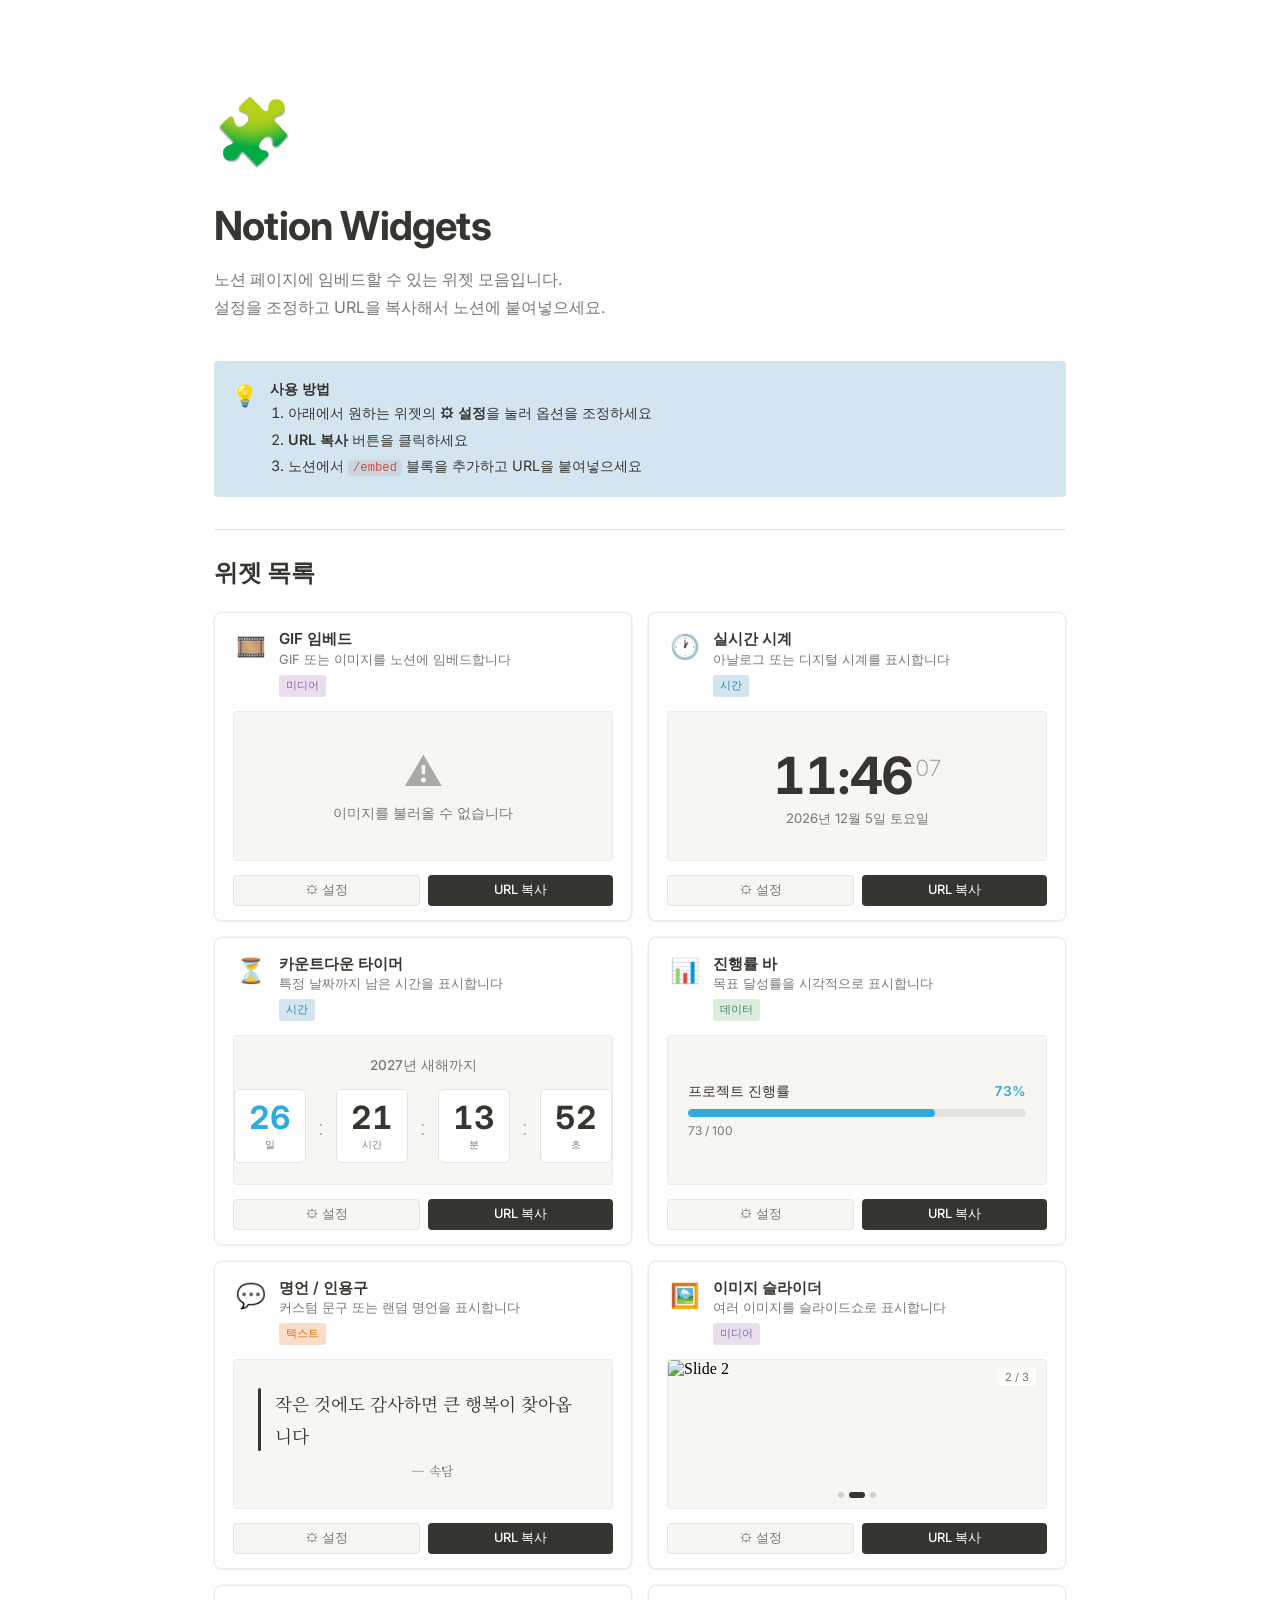
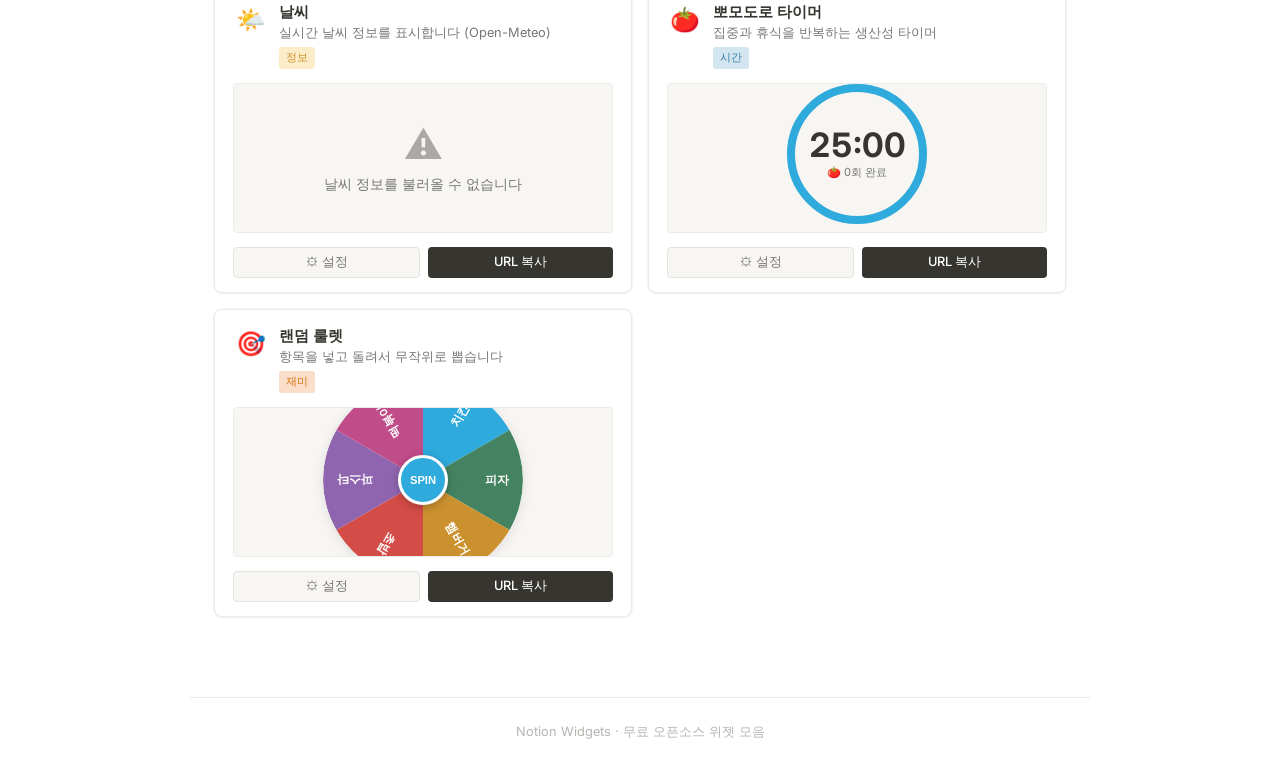
<file: index.html>
<!DOCTYPE html>
<html lang="ko">
<head>
  <meta charset="UTF-8">
  <meta name="viewport" content="width=device-width, initial-scale=1.0">
  <title>Notion Widgets</title>
  <link rel="icon" href="data:image/svg+xml,<svg xmlns='http://www.w3.org/2000/svg' viewBox='0 0 100 100'><text y='.9em' font-size='90'>🧩</text></svg>">
  <link rel="stylesheet" href="css/style.css">
</head>
<body>
  <header class="header">
    <span class="header-emoji">🧩</span>
    <h1>Notion Widgets</h1>
    <p>노션 페이지에 임베드할 수 있는 위젯 모음입니다.<br>설정을 조정하고 URL을 복사해서 노션에 붙여넣으세요.</p>
  </header>

  <div class="callout">
    <div class="callout-box">
      <span class="callout-icon">💡</span>
      <div>
        <strong>사용 방법</strong>
        <ol>
          <li>아래에서 원하는 위젯의 <strong>⚙ 설정</strong>을 눌러 옵션을 조정하세요</li>
          <li><strong>URL 복사</strong> 버튼을 클릭하세요</li>
          <li>노션에서 <code>/embed</code> 블록을 추가하고 URL을 붙여넣으세요</li>
        </ol>
      </div>
    </div>
  </div>

  <div class="divider"><hr></div>
  <h2 class="section-title">위젯 목록</h2>

  <div class="widget-grid" id="widget-grid"></div>

  <div class="toast" id="toast"></div>

  <!-- GIF 갤러리 모달 -->
  <div class="modal-overlay" id="gallery-modal" onclick="if(event.target===this)closeGallery()">
    <div class="modal">
      <div class="modal-header">
        <h3>🎨 GIF 갤러리</h3>
        <button class="modal-close" onclick="closeGallery()">&times;</button>
      </div>
      <div class="modal-chips" id="gallery-categories"></div>
      <div class="modal-results" id="gallery-grid"></div>
      <div class="modal-footer">
        <span class="giphy-credit">더 많은 GIF가 필요하면 → </span>
        <a href="https://giphy.com" target="_blank" class="giphy-link">GIPHY에서 검색</a>
        <span class="giphy-credit"> (URL 복사 후 붙여넣기)</span>
      </div>
    </div>
  </div>

  <footer class="footer">
    Notion Widgets &middot; 무료 오픈소스 위젯 모음
  </footer>

  <script src="js/main.js"></script>
</body>
</html>
</file>
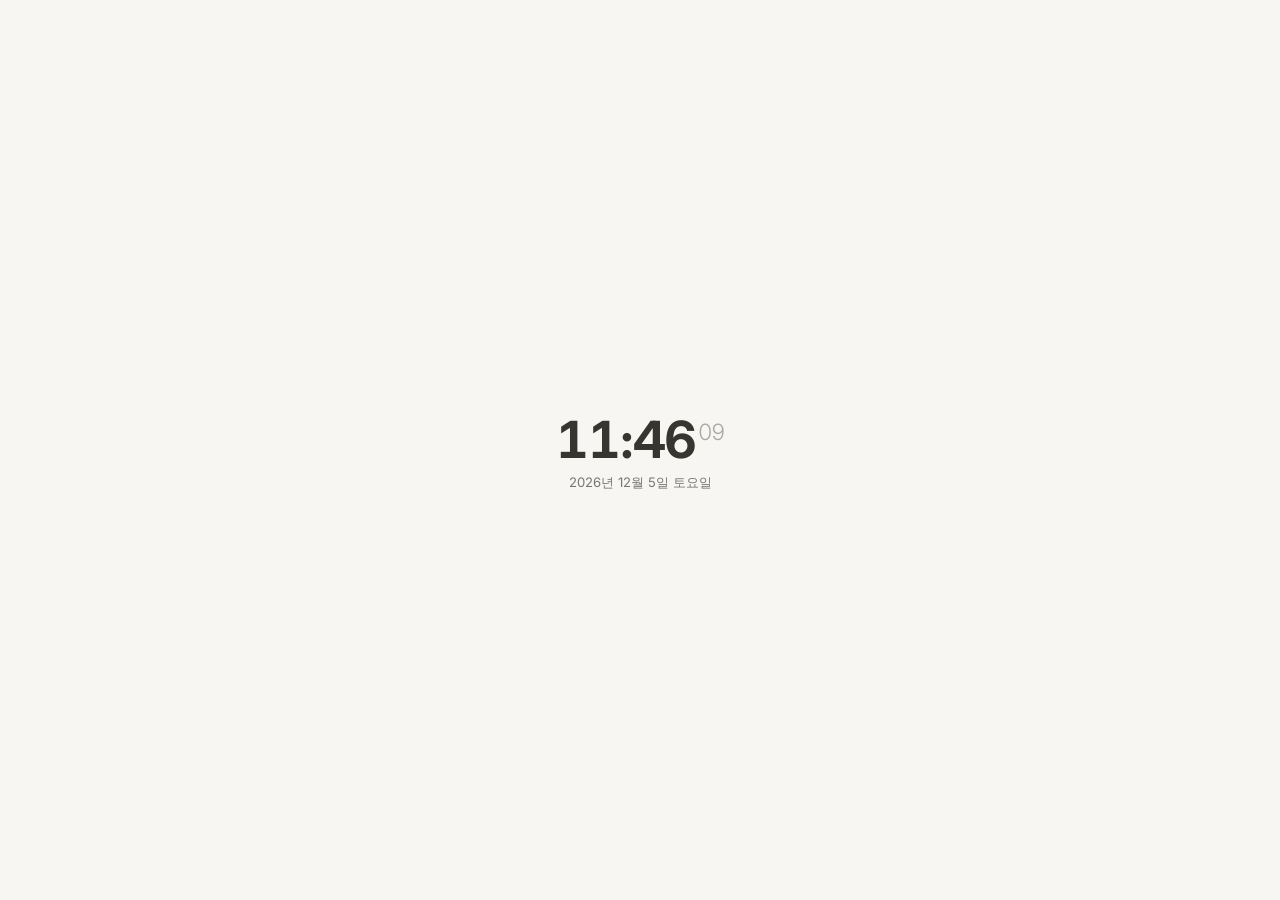
<file: widgets/clock/index.html>
<!DOCTYPE html>
<html lang="ko">
<head>
<meta charset="UTF-8">
<meta name="viewport" content="width=device-width, initial-scale=1.0">
<title>Clock Widget</title>
<style>
  @import url('https://fonts.googleapis.com/css2?family=Inter:wght@300;400;600;700&display=swap');
  * { margin: 0; padding: 0; box-sizing: border-box; }
  html, body { width: 100%; height: 100%; overflow: hidden; }
  body {
    display: flex; align-items: center; justify-content: center;
    flex-direction: column; font-family: 'Inter', sans-serif;
  }
  body.light { background: #fff; color: #37352f; }
  body.dark { background: #191919; color: #e8e8e3; }
  body.notion { background: #f7f6f3; color: #37352f; }

  /* Digital */
  .digital-time {
    font-size: 3.2rem; font-weight: 700;
    letter-spacing: -0.02em;
    font-variant-numeric: tabular-nums;
  }
  body.notion .digital-time { color: #37352f; }
  body.dark .digital-time { color: #ffffffcf; }

  .digital-seconds {
    font-size: 1.4rem; font-weight: 300;
    opacity: 0.4; vertical-align: super; margin-left: 2px;
  }
  .digital-date {
    font-size: 0.82rem; color: #787774; margin-top: 4px; font-weight: 400;
  }
  body.dark .digital-date { color: #ffffff5e; }

  /* Analog */
  .analog { position: relative; width: 130px; height: 130px; }
  .analog-face {
    width: 100%; height: 100%; border-radius: 50%;
    position: relative;
  }
  body.light .analog-face,
  body.notion .analog-face { border: 1.5px solid #e3e3e0; background: #fff; }
  body.dark .analog-face { border: 1.5px solid #333; background: #222; }

  .hand {
    position: absolute; bottom: 50%; left: 50%;
    transform-origin: bottom center; border-radius: 1px;
  }
  body.light .hand, body.notion .hand { background: #37352f; }
  body.dark .hand { background: #e8e8e3; }
  .hand-hour { width: 2.5px; height: 28%; margin-left: -1.25px; }
  .hand-minute { width: 1.5px; height: 38%; margin-left: -0.75px; }
  .hand-second { width: 1px; height: 42%; margin-left: -0.5px; }
  body.light .hand-second, body.notion .hand-second { background: #d44c47; }
  body.dark .hand-second { background: #d44c47; }

  .center-dot {
    position: absolute; top: 50%; left: 50%;
    width: 5px; height: 5px; border-radius: 50%;
    transform: translate(-50%, -50%);
  }
  body.light .center-dot, body.notion .center-dot { background: #37352f; }
  body.dark .center-dot { background: #e8e8e3; }

  .tick {
    position: absolute; top: 6px; left: 50%;
    width: 1px; height: 6px; margin-left: -0.5px;
    transform-origin: center 59px;
  }
  body.light .tick, body.notion .tick { background: #d4d4d0; }
  body.dark .tick { background: #444; }

  .tick.major { height: 10px; width: 1.5px; margin-left: -0.75px; }
  body.light .tick.major, body.notion .tick.major { background: #b4b4b0; }
  body.dark .tick.major { background: #666; }

  .analog-date {
    font-size: 0.75rem; color: #787774; margin-top: 10px; font-weight: 400;
  }
  body.dark .analog-date { color: #ffffff5e; }
</style>
</head>
<body>
<script>
  const params = new URLSearchParams(location.search);
  const type = params.get('type') || 'digital';
  const tz = params.get('timezone') || 'Asia/Seoul';
  const theme = params.get('theme') || 'notion';
  const showDate = params.get('showDate') !== 'false';

  document.body.classList.add(theme);

  function getTime() {
    const now = new Date();
    const opts = { timeZone: tz };
    const h = parseInt(now.toLocaleString('en', { ...opts, hour: 'numeric', hour12: false }));
    const m = parseInt(now.toLocaleString('en', { ...opts, minute: 'numeric' }));
    const s = parseInt(now.toLocaleString('en', { ...opts, second: 'numeric' }));
    const dateStr = now.toLocaleDateString('ko-KR', { ...opts, year: 'numeric', month: 'long', day: 'numeric', weekday: 'long' });
    return { h, m, s, dateStr };
  }

  if (type === 'analog') {
    const container = document.createElement('div');
    container.className = 'analog';
    const face = document.createElement('div');
    face.className = 'analog-face';

    for (let i = 0; i < 60; i++) {
      const tick = document.createElement('div');
      tick.className = i % 5 === 0 ? 'tick major' : 'tick';
      tick.style.transform = `rotate(${i * 6}deg)`;
      face.appendChild(tick);
    }

    const hHand = document.createElement('div'); hHand.className = 'hand hand-hour';
    const mHand = document.createElement('div'); mHand.className = 'hand hand-minute';
    const sHand = document.createElement('div'); sHand.className = 'hand hand-second';
    const dot = document.createElement('div'); dot.className = 'center-dot';
    face.append(hHand, mHand, sHand, dot);
    container.appendChild(face);
    document.body.appendChild(container);

    const dateEl = document.createElement('div');
    dateEl.className = 'analog-date';
    if (showDate) document.body.appendChild(dateEl);

    function updateAnalog() {
      const { h, m, s, dateStr } = getTime();
      hHand.style.transform = `rotate(${(h % 12) * 30 + m * 0.5}deg)`;
      mHand.style.transform = `rotate(${m * 6}deg)`;
      sHand.style.transform = `rotate(${s * 6}deg)`;
      if (showDate) dateEl.textContent = dateStr;
    }
    updateAnalog();
    setInterval(updateAnalog, 1000);
  } else {
    const timeEl = document.createElement('div');
    timeEl.className = 'digital-time';
    document.body.appendChild(timeEl);

    const dateEl = document.createElement('div');
    dateEl.className = 'digital-date';
    if (showDate) document.body.appendChild(dateEl);

    function updateDigital() {
      const { h, m, s, dateStr } = getTime();
      timeEl.innerHTML = `${String(h).padStart(2,'0')}:${String(m).padStart(2,'0')}<span class="digital-seconds">${String(s).padStart(2,'0')}</span>`;
      if (showDate) dateEl.textContent = dateStr;
    }
    updateDigital();
    setInterval(updateDigital, 1000);
  }
</script>
</body>
</html>
</file>
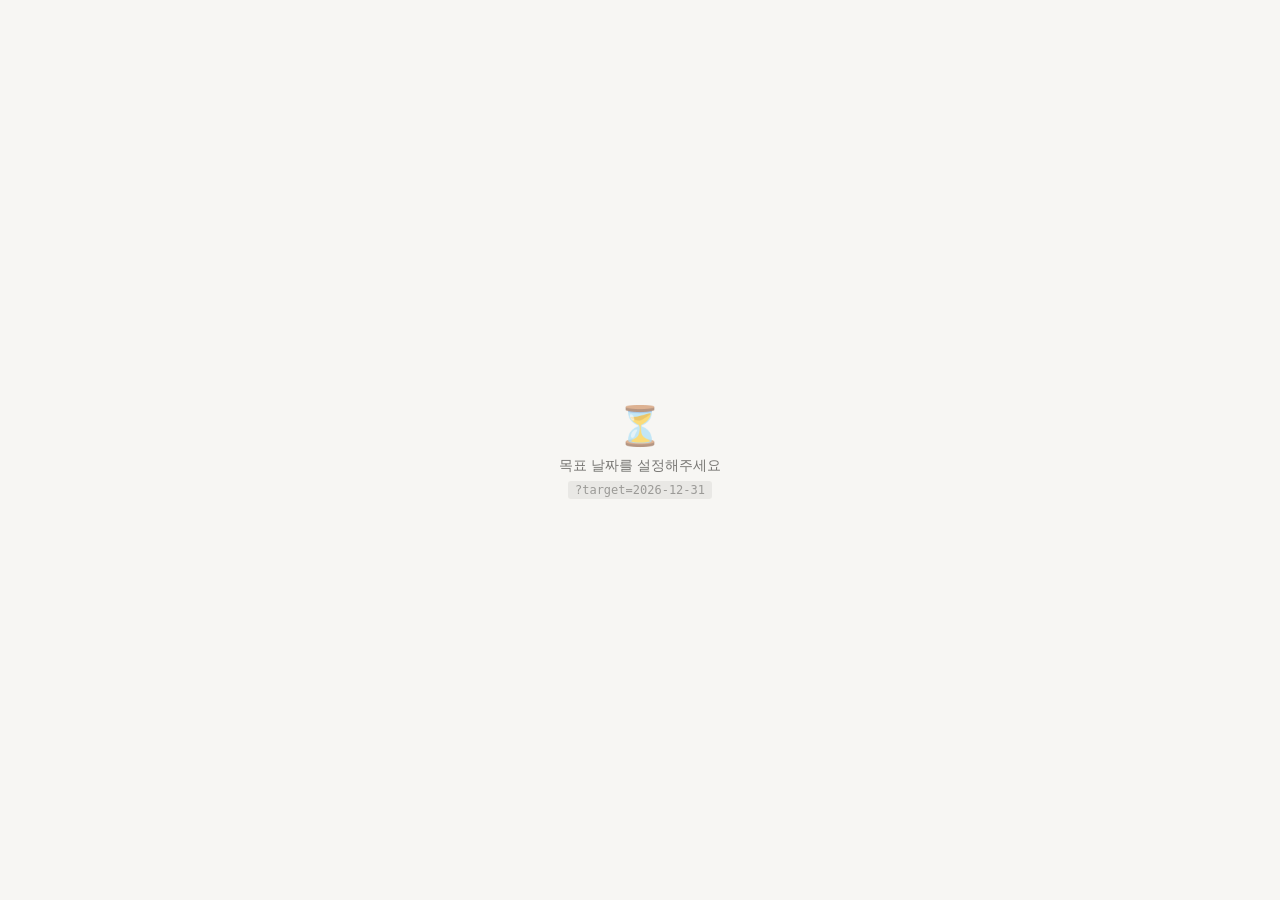
<file: widgets/countdown/index.html>
<!DOCTYPE html>
<html lang="ko">
<head>
<meta charset="UTF-8">
<meta name="viewport" content="width=device-width, initial-scale=1.0">
<title>Countdown Widget</title>
<style>
  @import url('https://fonts.googleapis.com/css2?family=Inter:wght@300;400;500;600;700&display=swap');
  * { margin: 0; padding: 0; box-sizing: border-box; }
  html, body { width: 100%; height: 100%; overflow: hidden; }
  body {
    display: flex; align-items: center; justify-content: center;
    flex-direction: column; font-family: 'Inter', sans-serif;
  }
  body.light { background: #fff; color: #37352f; }
  body.dark { background: #191919; color: #e8e8e3; }
  body.notion { background: #f7f6f3; color: #37352f; }

  .title {
    font-size: 0.85rem; font-weight: 500; color: #787774;
    margin-bottom: 14px; text-align: center;
  }
  body.dark .title { color: #ffffff5e; }

  .countdown { display: flex; gap: 12px; align-items: center; }

  .unit {
    text-align: center;
    background: var(--card-bg);
    padding: 10px 14px;
    border-radius: 6px;
    min-width: 60px;
  }
  body.light .unit, body.notion .unit { background: #fff; border: 1px solid #e3e3e0; }
  body.dark .unit { background: #222; border: 1px solid #333; }

  .unit-value {
    font-size: 2rem; font-weight: 700;
    font-variant-numeric: tabular-nums; line-height: 1.1;
  }
  .unit-label {
    font-size: 0.65rem; text-transform: uppercase;
    letter-spacing: 0.5px; color: #787774; margin-top: 3px; font-weight: 500;
  }
  body.dark .unit-label { color: #ffffff5e; }

  .separator {
    font-size: 1.4rem; color: #b4b4b0; font-weight: 300;
  }
  body.dark .separator { color: #555; }

  .expired {
    font-size: 1.2rem; font-weight: 600; text-align: center;
  }

  .empty {
    text-align: center; padding: 24px; color: #787774;
  }
  .empty-icon { font-size: 2.4rem; margin-bottom: 8px; display: block; opacity: 0.6; }
  .empty-text { font-size: 0.85rem; }
  .empty-hint {
    display: inline-block; margin-top: 6px; font-size: 0.75rem;
    background: rgba(135,131,120,0.12); color: #9b9a97;
    padding: 2px 7px; border-radius: 3px;
    font-family: 'SFMono-Regular', Menlo, Consolas, monospace;
  }
</style>
</head>
<body>
<script>
  const params = new URLSearchParams(location.search);
  const target = params.get('target');
  const title = params.get('title') || '';
  const theme = params.get('theme') || 'notion';
  const color = params.get('color') || '#2eaadc';

  document.body.classList.add(theme);

  if (!target) {
    document.body.innerHTML = `<div class="empty"><span class="empty-icon">⏳</span><div class="empty-text">목표 날짜를 설정해주세요</div><span class="empty-hint">?target=2026-12-31</span></div>`;
  } else {
    const targetDate = new Date(target + 'T00:00:00');

    if (title) {
      const titleEl = document.createElement('div');
      titleEl.className = 'title';
      titleEl.textContent = title;
      document.body.appendChild(titleEl);
    }

    const container = document.createElement('div');
    container.className = 'countdown';
    document.body.appendChild(container);

    function update() {
      const now = new Date();
      const diff = targetDate - now;

      if (diff <= 0) {
        container.innerHTML = `<div class="expired" style="color:${color}">🎉 목표 날짜에 도달했습니다!</div>`;
        return;
      }

      const d = Math.floor(diff / 86400000);
      const h = Math.floor((diff % 86400000) / 3600000);
      const m = Math.floor((diff % 3600000) / 60000);
      const s = Math.floor((diff % 60000) / 1000);

      container.innerHTML = [
        { v: d, l: '일' },
        { v: h, l: '시간' },
        { v: m, l: '분' },
        { v: s, l: '초' }
      ].map((u, i) => `
        ${i > 0 ? '<span class="separator">:</span>' : ''}
        <div class="unit">
          <div class="unit-value" style="color:${i === 0 ? color : 'inherit'}">${String(u.v).padStart(2, '0')}</div>
          <div class="unit-label">${u.l}</div>
        </div>
      `).join('');
    }

    update();
    setInterval(update, 1000);
  }
</script>
</body>
</html>
</file>
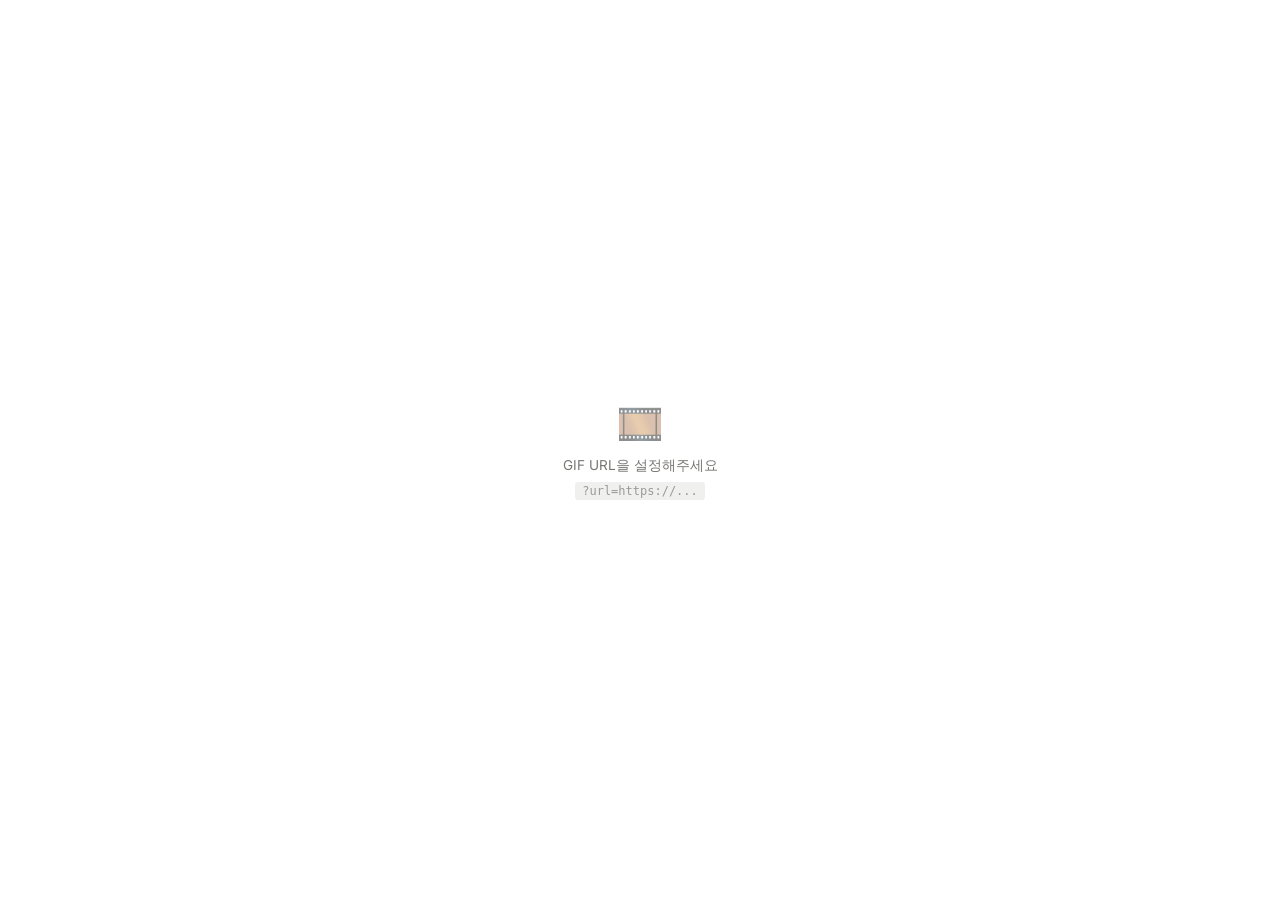
<file: widgets/gif-embed/index.html>
<!DOCTYPE html>
<html lang="ko">
<head>
<meta charset="UTF-8">
<meta name="viewport" content="width=device-width, initial-scale=1.0">
<title>GIF Embed Widget</title>
<style>
  @import url('https://fonts.googleapis.com/css2?family=Inter:wght@400;500&display=swap');
  * { margin: 0; padding: 0; box-sizing: border-box; }
  html, body { width: 100%; height: 100%; overflow: hidden; background: transparent; }
  body { display: flex; align-items: center; justify-content: center; font-family: 'Inter', sans-serif; }
  img { max-width: 100%; max-height: 100%; object-fit: contain; display: block; }
  .empty {
    text-align: center; padding: 24px; color: #787774;
  }
  .empty-icon {
    font-size: 2.4rem; margin-bottom: 8px; display: block; opacity: 0.6;
  }
  .empty-text { font-size: 0.85rem; line-height: 1.5; }
  .empty-hint {
    display: inline-block; margin-top: 6px; font-size: 0.75rem;
    background: rgba(135,131,120,0.12); color: #9b9a97;
    padding: 2px 7px; border-radius: 3px;
    font-family: 'SFMono-Regular', Menlo, Consolas, monospace;
  }
</style>
</head>
<body>
<script>
  const params = new URLSearchParams(location.search);
  const url = params.get('url');
  const width = params.get('width') || '100%';
  const radius = params.get('radius') || '0';
  const bg = params.get('bg');

  if (bg) document.body.style.background = bg;

  if (url) {
    const img = document.createElement('img');
    img.src = url;
    img.alt = 'GIF';
    img.style.width = width;
    img.style.borderRadius = radius + 'px';
    img.onerror = () => {
      document.body.innerHTML = `<div class="empty"><span class="empty-icon">⚠️</span><div class="empty-text">이미지를 불러올 수 없습니다</div></div>`;
    };
    document.body.appendChild(img);
  } else {
    document.body.innerHTML = `<div class="empty">
      <span class="empty-icon">🎞️</span>
      <div class="empty-text">GIF URL을 설정해주세요</div>
      <span class="empty-hint">?url=https://...</span>
    </div>`;
  }
</script>
</body>
</html>
</file>
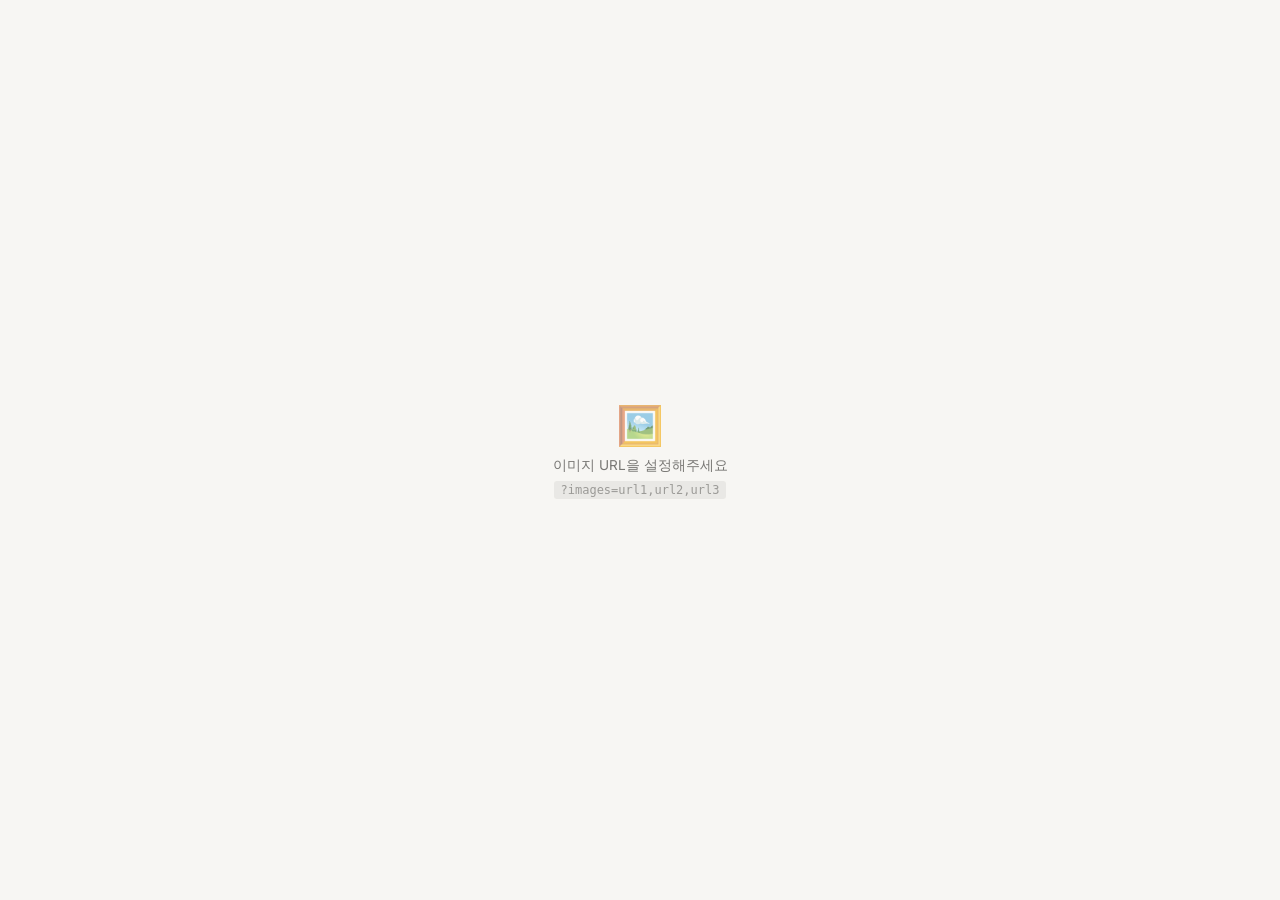
<file: widgets/image-slider/index.html>
<!DOCTYPE html>
<html lang="ko">
<head>
<meta charset="UTF-8">
<meta name="viewport" content="width=device-width, initial-scale=1.0">
<title>Image Slider Widget</title>
<style>
  @import url('https://fonts.googleapis.com/css2?family=Inter:wght@400;500&display=swap');
  * { margin: 0; padding: 0; box-sizing: border-box; }
  html, body { width: 100%; height: 100%; overflow: hidden; background: #f7f6f3; }
  .slider { position: relative; width: 100%; height: 100%; overflow: hidden; }
  .slide {
    position: absolute; top: 0; left: 0; width: 100%; height: 100%;
    opacity: 0; transition: opacity 0.6s ease;
  }
  .slide.active { opacity: 1; }
  .slide.slide-effect {
    transition: transform 0.5s ease, opacity 0.5s ease;
    transform: translateX(100%);
  }
  .slide.slide-effect.active { transform: translateX(0); opacity: 1; }
  .slide.slide-effect.prev { transform: translateX(-100%); opacity: 0; }
  .slide img { width: 100%; height: 100%; object-fit: cover; }

  .dots {
    position: absolute; bottom: 10px; left: 50%;
    transform: translateX(-50%); display: flex; gap: 5px; z-index: 2;
  }
  .dot {
    width: 6px; height: 6px; border-radius: 50%;
    background: rgba(55,53,47,0.2); cursor: pointer;
    transition: all 0.25s;
  }
  .dot.active { background: #37352f; width: 16px; border-radius: 3px; }

  .nav-btn {
    position: absolute; top: 50%; transform: translateY(-50%);
    width: 28px; height: 28px; border-radius: 50%;
    background: rgba(255,255,255,0.9); border: 1px solid #e3e3e0;
    cursor: pointer; display: flex; align-items: center; justify-content: center;
    font-size: 12px; color: #37352f; z-index: 2;
    opacity: 0; transition: opacity 0.2s;
    box-shadow: 0 1px 3px rgba(0,0,0,0.08);
  }
  .slider:hover .nav-btn { opacity: 1; }
  .nav-btn:hover { background: #fff; }
  .nav-prev { left: 8px; }
  .nav-next { right: 8px; }

  .counter {
    position: absolute; top: 8px; right: 10px;
    font-family: 'Inter', sans-serif; font-size: 0.7rem;
    color: #787774; background: rgba(255,255,255,0.85);
    padding: 2px 7px; border-radius: 3px; z-index: 2;
  }

  .empty {
    display: flex; align-items: center; justify-content: center;
    height: 100%; text-align: center; color: #787774;
    font-family: 'Inter', sans-serif;
  }
  .empty-icon { font-size: 2.4rem; margin-bottom: 8px; display: block; opacity: 0.6; }
  .empty-text { font-size: 0.85rem; }
  .empty-hint {
    display: inline-block; margin-top: 6px; font-size: 0.75rem;
    background: rgba(135,131,120,0.12); color: #9b9a97;
    padding: 2px 7px; border-radius: 3px;
    font-family: 'SFMono-Regular', Menlo, Consolas, monospace;
  }
</style>
</head>
<body>
<script>
  const params = new URLSearchParams(location.search);
  const imagesStr = params.get('images');
  const interval = parseInt(params.get('interval')) || 3000;
  const effect = params.get('effect') || 'fade';
  const radius = params.get('radius') || '0';

  if (!imagesStr) {
    document.body.innerHTML = `<div class="empty"><div><span class="empty-icon">🖼️</span><div class="empty-text">이미지 URL을 설정해주세요</div><span class="empty-hint">?images=url1,url2,url3</span></div></div>`;
  } else {
    const urls = imagesStr.split(',').map(u => u.trim()).filter(Boolean);
    if (urls.length === 0) {
      document.body.innerHTML = `<div class="empty"><div><span class="empty-icon">🖼️</span><div class="empty-text">유효한 이미지 URL이 없습니다</div></div></div>`;
    } else {
      const slider = document.createElement('div');
      slider.className = 'slider';
      slider.style.borderRadius = radius + 'px';

      urls.forEach((url, i) => {
        const slide = document.createElement('div');
        slide.className = `slide ${effect === 'slide' ? 'slide-effect' : ''} ${i === 0 ? 'active' : ''}`;
        const img = document.createElement('img');
        img.src = url; img.alt = `Slide ${i + 1}`;
        slide.appendChild(img);
        slider.appendChild(slide);
      });

      let current = 0;

      if (urls.length > 1) {
        // Counter
        const counter = document.createElement('div');
        counter.className = 'counter';
        counter.id = 'counter';
        counter.textContent = `1 / ${urls.length}`;
        slider.appendChild(counter);

        // Nav buttons
        const prevBtn = document.createElement('button');
        prevBtn.className = 'nav-btn nav-prev';
        prevBtn.innerHTML = '‹';
        prevBtn.onclick = () => goTo((current - 1 + urls.length) % urls.length);

        const nextBtn = document.createElement('button');
        nextBtn.className = 'nav-btn nav-next';
        nextBtn.innerHTML = '›';
        nextBtn.onclick = () => goTo((current + 1) % urls.length);

        slider.append(prevBtn, nextBtn);

        // Dots
        const dots = document.createElement('div');
        dots.className = 'dots';
        urls.forEach((_, i) => {
          const dot = document.createElement('div');
          dot.className = `dot ${i === 0 ? 'active' : ''}`;
          dot.onclick = () => goTo(i);
          dots.appendChild(dot);
        });
        slider.appendChild(dots);
      }

      document.body.appendChild(slider);

      const slides = slider.querySelectorAll('.slide');
      const dotEls = slider.querySelectorAll('.dot');
      const counterEl = document.getElementById('counter');

      function goTo(idx) {
        if (effect === 'slide') {
          slides[current].classList.remove('active');
          slides[current].classList.add('prev');
        } else {
          slides[current].classList.remove('active');
        }
        if (dotEls.length) dotEls[current].classList.remove('active');
        current = idx;
        slides.forEach(s => s.classList.remove('prev'));
        slides[current].classList.add('active');
        if (dotEls.length) dotEls[current].classList.add('active');
        if (counterEl) counterEl.textContent = `${current + 1} / ${urls.length}`;
      }

      if (urls.length > 1) {
        setInterval(() => goTo((current + 1) % urls.length), interval);
      }
    }
  }
</script>
</body>
</html>
</file>
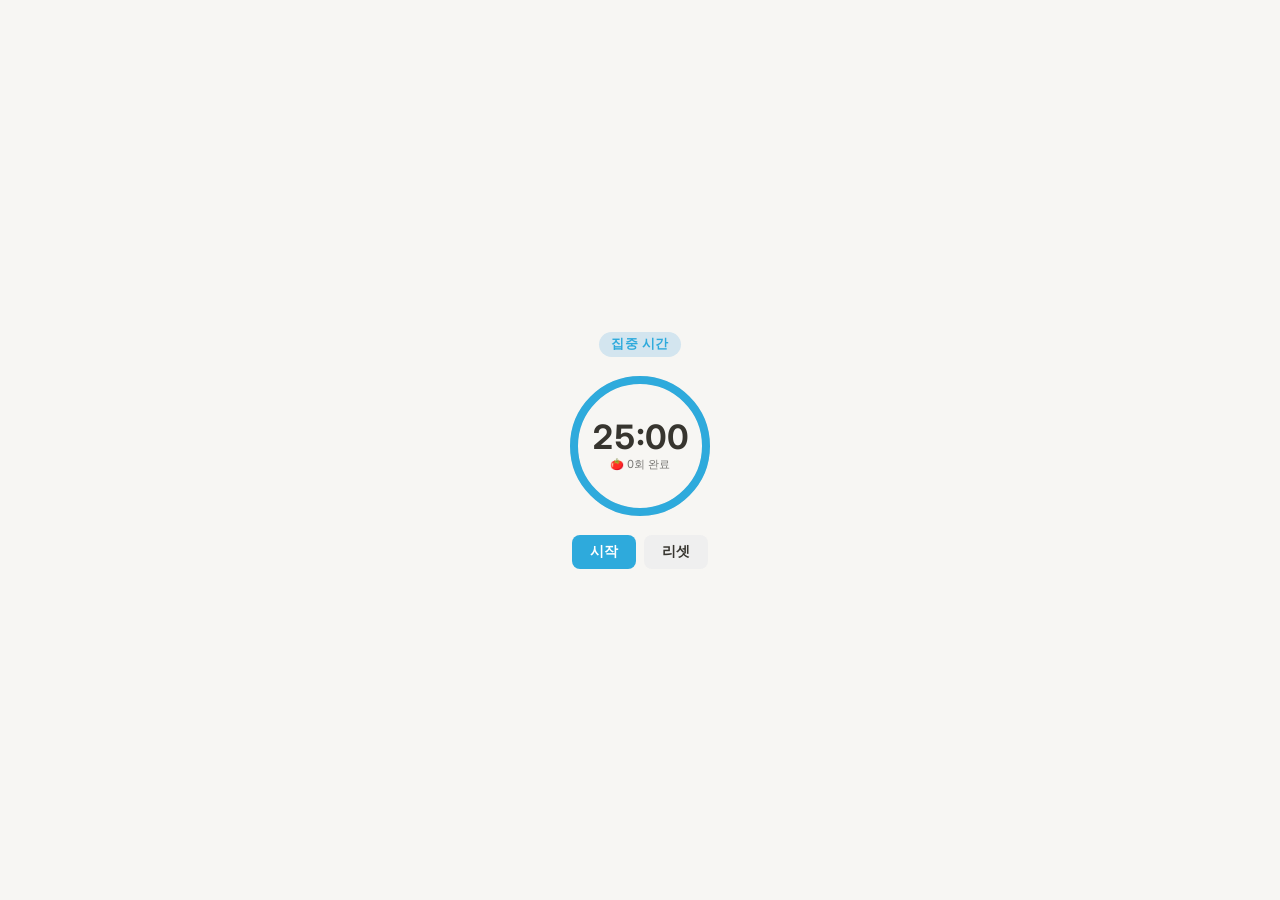
<file: widgets/pomodoro/index.html>
<!DOCTYPE html>
<html lang="ko">
<head>
<meta charset="UTF-8">
<meta name="viewport" content="width=device-width, initial-scale=1.0">
<title>Pomodoro Widget</title>
<style>
  @import url('https://fonts.googleapis.com/css2?family=Inter:wght@300;400;500;600;700&display=swap');
  * { margin: 0; padding: 0; box-sizing: border-box; }
  html, body { width: 100%; height: 100%; overflow: hidden; }
  body {
    display: flex; align-items: center; justify-content: center;
    font-family: 'Inter', sans-serif;
  }
  body.light { background: #fff; color: #37352f; }
  body.dark { background: #191919; color: #e8e8e3; }
  body.notion { background: #f7f6f3; color: #37352f; }

  .pomodoro { display: flex; flex-direction: column; align-items: center; gap: 14px; }

  .mode-label {
    font-size: 0.8rem; font-weight: 600; letter-spacing: 0.5px;
    text-transform: uppercase; padding: 4px 12px; border-radius: 20px;
  }
  .mode-work { background: var(--accent-bg, #d3e5ef); color: var(--accent, #2eaadc); }
  .mode-break { background: #dbeddb; color: #448361; }

  .ring-wrap { position: relative; width: 150px; height: 150px; }
  .ring-wrap svg { transform: rotate(-90deg); }
  .ring-bg { fill: none; }
  body.light .ring-bg, body.notion .ring-bg { stroke: #e3e3e0; }
  body.dark .ring-bg { stroke: #333; }
  .ring-fill {
    fill: none; stroke-linecap: round;
    transition: stroke-dashoffset 0.5s linear;
  }

  .time-display {
    position: absolute; top: 50%; left: 50%;
    transform: translate(-50%, -50%); text-align: center;
  }
  .time-value {
    font-size: 2.1rem; font-weight: 700;
    font-variant-numeric: tabular-nums; line-height: 1;
  }
  .session-count {
    font-size: 0.7rem; color: #787774; margin-top: 4px;
  }
  body.dark .session-count { color: #ffffff5e; }

  .controls { display: flex; gap: 8px; }
  .ctrl-btn {
    padding: 8px 18px; border: none; border-radius: 8px;
    font-size: 0.85rem; font-weight: 600; cursor: pointer;
    font-family: inherit; transition: opacity 0.15s, transform 0.1s;
  }
  .ctrl-btn:active { transform: scale(0.95); }
  .btn-primary { color: #fff; }
  .btn-secondary {
    background: transparent;
  }
  body.light .btn-secondary, body.notion .btn-secondary {
    background: #efefef; color: #37352f;
  }
  body.dark .btn-secondary { background: #2a2a2a; color: #e8e8e3; }
</style>
</head>
<body>
<script>
  const params = new URLSearchParams(location.search);
  const workMin = parseInt(params.get('work')) || 25;
  const breakMin = parseInt(params.get('break')) || 5;
  const theme = params.get('theme') || 'notion';
  const color = params.get('color') || '#2eaadc';

  document.body.classList.add(theme);
  document.body.style.setProperty('--accent', color);

  const R = 66;
  const CIRC = 2 * Math.PI * R;

  document.body.innerHTML = `
    <div class="pomodoro">
      <div class="mode-label mode-work" id="mode">집중 시간</div>
      <div class="ring-wrap">
        <svg width="150" height="150">
          <circle class="ring-bg" cx="75" cy="75" r="${R}" stroke-width="8"></circle>
          <circle class="ring-fill" id="ring" cx="75" cy="75" r="${R}" stroke-width="8"
            stroke="${color}" stroke-dasharray="${CIRC}" stroke-dashoffset="0"></circle>
        </svg>
        <div class="time-display">
          <div class="time-value" id="time">${String(workMin).padStart(2,'0')}:00</div>
          <div class="session-count" id="count">🍅 0회 완료</div>
        </div>
      </div>
      <div class="controls">
        <button class="ctrl-btn btn-primary" id="startBtn" style="background:${color}">시작</button>
        <button class="ctrl-btn btn-secondary" id="resetBtn">리셋</button>
      </div>
    </div>
  `;

  const timeEl = document.getElementById('time');
  const ringEl = document.getElementById('ring');
  const modeEl = document.getElementById('mode');
  const countEl = document.getElementById('count');
  const startBtn = document.getElementById('startBtn');
  const resetBtn = document.getElementById('resetBtn');

  let isWork = true;
  let totalSec = workMin * 60;
  let remaining = totalSec;
  let running = false;
  let timer = null;
  let completed = 0;

  function format(sec) {
    const m = Math.floor(sec / 60);
    const s = sec % 60;
    return `${String(m).padStart(2,'0')}:${String(s).padStart(2,'0')}`;
  }

  function updateDisplay() {
    timeEl.textContent = format(remaining);
    const offset = CIRC * (1 - remaining / totalSec);
    ringEl.style.strokeDashoffset = offset;
  }

  function switchMode() {
    isWork = !isWork;
    if (isWork) {
      modeEl.textContent = '집중 시간';
      modeEl.className = 'mode-label mode-work';
      ringEl.setAttribute('stroke', color);
      totalSec = workMin * 60;
    } else {
      completed++;
      countEl.textContent = `🍅 ${completed}회 완료`;
      modeEl.textContent = '휴식 시간';
      modeEl.className = 'mode-label mode-break';
      ringEl.setAttribute('stroke', '#448361');
      totalSec = breakMin * 60;
    }
    remaining = totalSec;
    updateDisplay();
  }

  function tick() {
    if (remaining > 0) {
      remaining--;
      updateDisplay();
    } else {
      // 알림음 (간단한 비프)
      try {
        const ctx = new (window.AudioContext || window.webkitAudioContext)();
        const osc = ctx.createOscillator();
        const gain = ctx.createGain();
        osc.connect(gain); gain.connect(ctx.destination);
        osc.frequency.value = 880; gain.gain.value = 0.1;
        osc.start(); osc.stop(ctx.currentTime + 0.3);
      } catch(e) {}
      switchMode();
    }
  }

  startBtn.onclick = () => {
    if (running) {
      clearInterval(timer);
      running = false;
      startBtn.textContent = '시작';
    } else {
      timer = setInterval(tick, 1000);
      running = true;
      startBtn.textContent = '일시정지';
    }
  };

  resetBtn.onclick = () => {
    clearInterval(timer);
    running = false;
    isWork = true;
    totalSec = workMin * 60;
    remaining = totalSec;
    modeEl.textContent = '집중 시간';
    modeEl.className = 'mode-label mode-work';
    ringEl.setAttribute('stroke', color);
    startBtn.textContent = '시작';
    updateDisplay();
  };

  updateDisplay();
</script>
</body>
</html>
</file>
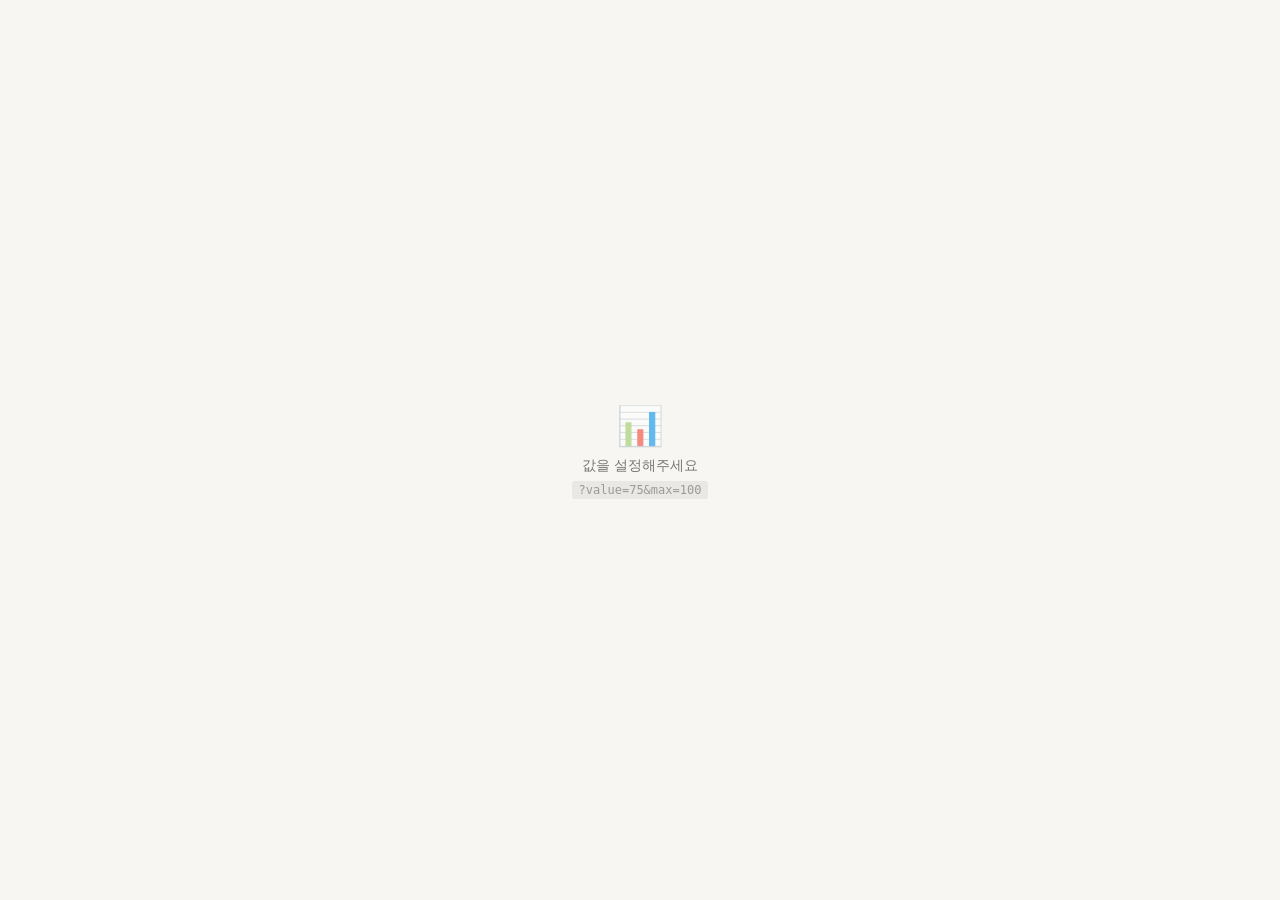
<file: widgets/progress-bar/index.html>
<!DOCTYPE html>
<html lang="ko">
<head>
<meta charset="UTF-8">
<meta name="viewport" content="width=device-width, initial-scale=1.0">
<title>Progress Bar Widget</title>
<style>
  @import url('https://fonts.googleapis.com/css2?family=Inter:wght@400;500;600;700&display=swap');
  * { margin: 0; padding: 0; box-sizing: border-box; }
  html, body { width: 100%; height: 100%; overflow: hidden; }
  body {
    display: flex; align-items: center; justify-content: center;
    font-family: 'Inter', sans-serif; padding: 20px;
  }
  body.light { background: #fff; color: #37352f; }
  body.dark { background: #191919; color: #e8e8e3; }
  body.notion { background: #f7f6f3; color: #37352f; }

  .container { width: 100%; max-width: 460px; }

  .header {
    display: flex; justify-content: space-between; align-items: baseline;
    margin-bottom: 8px;
  }
  .label { font-size: 0.85rem; font-weight: 500; }
  .percent {
    font-size: 0.85rem; font-weight: 600;
    font-variant-numeric: tabular-nums;
  }

  .track {
    width: 100%; height: 8px; border-radius: 4px; overflow: hidden;
  }
  body.light .track, body.notion .track { background: #e3e3e0; }
  body.dark .track { background: #333; }

  .fill {
    height: 100%; border-radius: 4px;
    transition: width 0.8s cubic-bezier(0.4, 0, 0.2, 1);
    position: relative;
  }

  .detail {
    margin-top: 6px; font-size: 0.75rem; color: #787774;
  }
  body.dark .detail { color: #ffffff5e; }

  .empty {
    text-align: center; padding: 24px; color: #787774;
  }
  .empty-icon { font-size: 2.4rem; margin-bottom: 8px; display: block; opacity: 0.6; }
  .empty-text { font-size: 0.85rem; }
  .empty-hint {
    display: inline-block; margin-top: 6px; font-size: 0.75rem;
    background: rgba(135,131,120,0.12); color: #9b9a97;
    padding: 2px 7px; border-radius: 3px;
    font-family: 'SFMono-Regular', Menlo, Consolas, monospace;
  }
</style>
</head>
<body>
<script>
  const params = new URLSearchParams(location.search);
  const value = parseFloat(params.get('value'));
  const max = parseFloat(params.get('max')) || 100;
  const label = params.get('label') || '';
  const color = params.get('color') || '#2eaadc';
  const theme = params.get('theme') || 'notion';

  document.body.classList.add(theme);

  if (isNaN(value)) {
    document.body.innerHTML = `<div class="empty"><span class="empty-icon">📊</span><div class="empty-text">값을 설정해주세요</div><span class="empty-hint">?value=75&max=100</span></div>`;
  } else {
    const pct = Math.min(Math.round((value / max) * 100), 100);

    const container = document.createElement('div');
    container.className = 'container';
    container.innerHTML = `
      <div class="header">
        <div class="label">${label}</div>
        <div class="percent" style="color:${color}">${pct}%</div>
      </div>
      <div class="track">
        <div class="fill" style="background:${color}; width: 0%"></div>
      </div>
      <div class="detail">${value} / ${max}</div>
    `;
    document.body.appendChild(container);

    requestAnimationFrame(() => {
      setTimeout(() => {
        container.querySelector('.fill').style.width = pct + '%';
      }, 100);
    });
  }
</script>
</body>
</html>
</file>
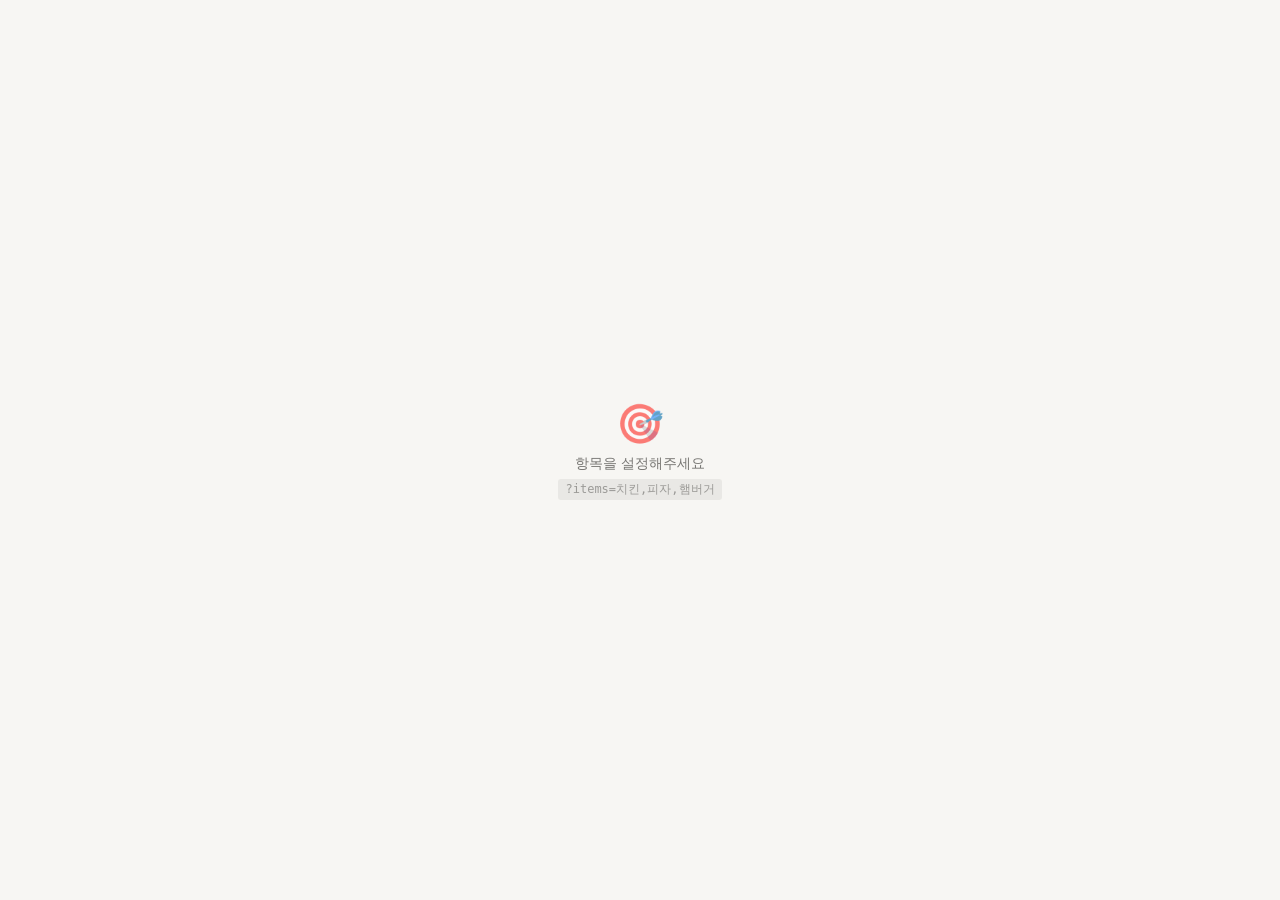
<file: widgets/roulette/index.html>
<!DOCTYPE html>
<html lang="ko">
<head>
<meta charset="UTF-8">
<meta name="viewport" content="width=device-width, initial-scale=1.0">
<title>Roulette Widget</title>
<style>
  @import url('https://fonts.googleapis.com/css2?family=Inter:wght@400;500;600;700&display=swap');
  * { margin: 0; padding: 0; box-sizing: border-box; }
  html, body { width: 100%; height: 100%; overflow: hidden; }
  body {
    display: flex; align-items: center; justify-content: center;
    font-family: 'Inter', sans-serif; padding: 12px;
  }
  body.light { background: #fff; color: #37352f; }
  body.dark { background: #191919; color: #e8e8e3; }
  body.notion { background: #f7f6f3; color: #37352f; }

  .roulette { display: flex; flex-direction: column; align-items: center; gap: 12px; }

  .title { font-size: 0.9rem; font-weight: 600; }

  .wheel-wrap { position: relative; width: 200px; height: 200px; }

  .pointer {
    position: absolute; top: -2px; left: 50%;
    transform: translateX(-50%); z-index: 3;
    width: 0; height: 0;
    border-left: 10px solid transparent;
    border-right: 10px solid transparent;
    border-top: 18px solid #d44c47;
    filter: drop-shadow(0 1px 2px rgba(0,0,0,0.2));
  }

  canvas {
    border-radius: 50%;
    transition: transform 4s cubic-bezier(0.17, 0.67, 0.12, 0.99);
  }
  body.light canvas, body.notion canvas { box-shadow: 0 2px 12px rgba(0,0,0,0.1); }
  body.dark canvas { box-shadow: 0 2px 12px rgba(0,0,0,0.4); }

  .center-btn {
    position: absolute; top: 50%; left: 50%;
    transform: translate(-50%, -50%);
    width: 50px; height: 50px; border-radius: 50%;
    border: 3px solid #fff; cursor: pointer; z-index: 2;
    font-size: 0.7rem; font-weight: 700; color: #fff;
    box-shadow: 0 2px 8px rgba(0,0,0,0.25);
    transition: transform 0.1s;
  }
  .center-btn:active { transform: translate(-50%, -50%) scale(0.92); }
  .center-btn:disabled { opacity: 0.6; cursor: default; }

  .result {
    font-size: 1rem; font-weight: 700; min-height: 24px;
    padding: 4px 14px; border-radius: 8px;
    opacity: 0; transition: opacity 0.3s;
  }
  .result.show { opacity: 1; }
  body.light .result.show, body.notion .result.show { background: #fdecc8; color: #cb912f; }
  body.dark .result.show { background: #2a2416; color: #ffd97d; }

  .empty {
    text-align: center; color: #787774; font-size: 0.85rem; padding: 20px;
  }
  .empty-icon { font-size: 2.4rem; display: block; margin-bottom: 8px; opacity: 0.6; }
  .empty-hint {
    display: inline-block; margin-top: 6px; font-size: 0.75rem;
    background: rgba(135,131,120,0.12); color: #9b9a97;
    padding: 2px 7px; border-radius: 3px;
    font-family: 'SFMono-Regular', Menlo, Consolas, monospace;
  }
</style>
</head>
<body>
<script>
  const params = new URLSearchParams(location.search);
  const itemsStr = params.get('items');
  const title = params.get('title') || '';
  const theme = params.get('theme') || 'notion';

  document.body.classList.add(theme);

  const PALETTE = ['#2eaadc','#448361','#cb912f','#d44c47','#9065b0','#c14c8a','#d9730d','#337ea9'];

  if (!itemsStr) {
    document.body.innerHTML = `<div class="empty"><span class="empty-icon">🎯</span><div>항목을 설정해주세요</div><span class="empty-hint">?items=치킨,피자,햄버거</span></div>`;
  } else {
    const items = itemsStr.split(',').map(s => s.trim()).filter(Boolean);

    if (items.length < 2) {
      document.body.innerHTML = `<div class="empty"><span class="empty-icon">🎯</span><div>항목을 2개 이상 입력해주세요</div></div>`;
    } else {
      document.body.innerHTML = `
        <div class="roulette">
          ${title ? `<div class="title">${title}</div>` : ''}
          <div class="wheel-wrap">
            <div class="pointer"></div>
            <canvas id="wheel" width="200" height="200"></canvas>
            <button class="center-btn" id="spinBtn">SPIN</button>
          </div>
          <div class="result" id="result"></div>
        </div>
      `;

      const canvas = document.getElementById('wheel');
      const ctx = canvas.getContext('2d');
      const spinBtn = document.getElementById('spinBtn');
      const resultEl = document.getElementById('result');
      const cx = 100, cy = 100, radius = 100;
      const n = items.length;
      const arc = (2 * Math.PI) / n;

      function drawWheel() {
        items.forEach((item, i) => {
          const start = i * arc - Math.PI / 2;
          const end = start + arc;
          ctx.beginPath();
          ctx.moveTo(cx, cy);
          ctx.arc(cx, cy, radius, start, end);
          ctx.closePath();
          ctx.fillStyle = PALETTE[i % PALETTE.length];
          ctx.fill();

          // 텍스트
          ctx.save();
          ctx.translate(cx, cy);
          ctx.rotate(start + arc / 2);
          ctx.textAlign = 'right';
          ctx.fillStyle = '#fff';
          ctx.font = '600 12px Inter, sans-serif';
          const label = item.length > 8 ? item.slice(0, 7) + '…' : item;
          ctx.fillText(label, radius - 14, 4);
          ctx.restore();
        });
        // 가운데 버튼 색
        spinBtn.style.background = PALETTE[0];
      }

      drawWheel();

      let currentRotation = 0;
      let spinning = false;

      spinBtn.onclick = () => {
        if (spinning) return;
        spinning = true;
        spinBtn.disabled = true;
        resultEl.classList.remove('show');

        const winnerIdx = Math.floor(Math.random() * n);
        // 당첨 섹터의 중앙이 포인터(상단, -90도)에 오도록 회전
        const targetAngle = 360 * 5 + (360 - (winnerIdx * (360 / n) + (360 / n) / 2));
        currentRotation += targetAngle;

        canvas.style.transform = `rotate(${currentRotation}deg)`;

        setTimeout(() => {
          resultEl.textContent = `🎉 ${items[winnerIdx]}`;
          resultEl.classList.add('show');
          spinning = false;
          spinBtn.disabled = false;
          // 회전값 정규화
          currentRotation = currentRotation % 360;
          canvas.style.transition = 'none';
          canvas.style.transform = `rotate(${currentRotation}deg)`;
          setTimeout(() => {
            canvas.style.transition = 'transform 4s cubic-bezier(0.17, 0.67, 0.12, 0.99)';
          }, 50);
        }, 4100);
      };
    }
  }
</script>
</body>
</html>
</file>
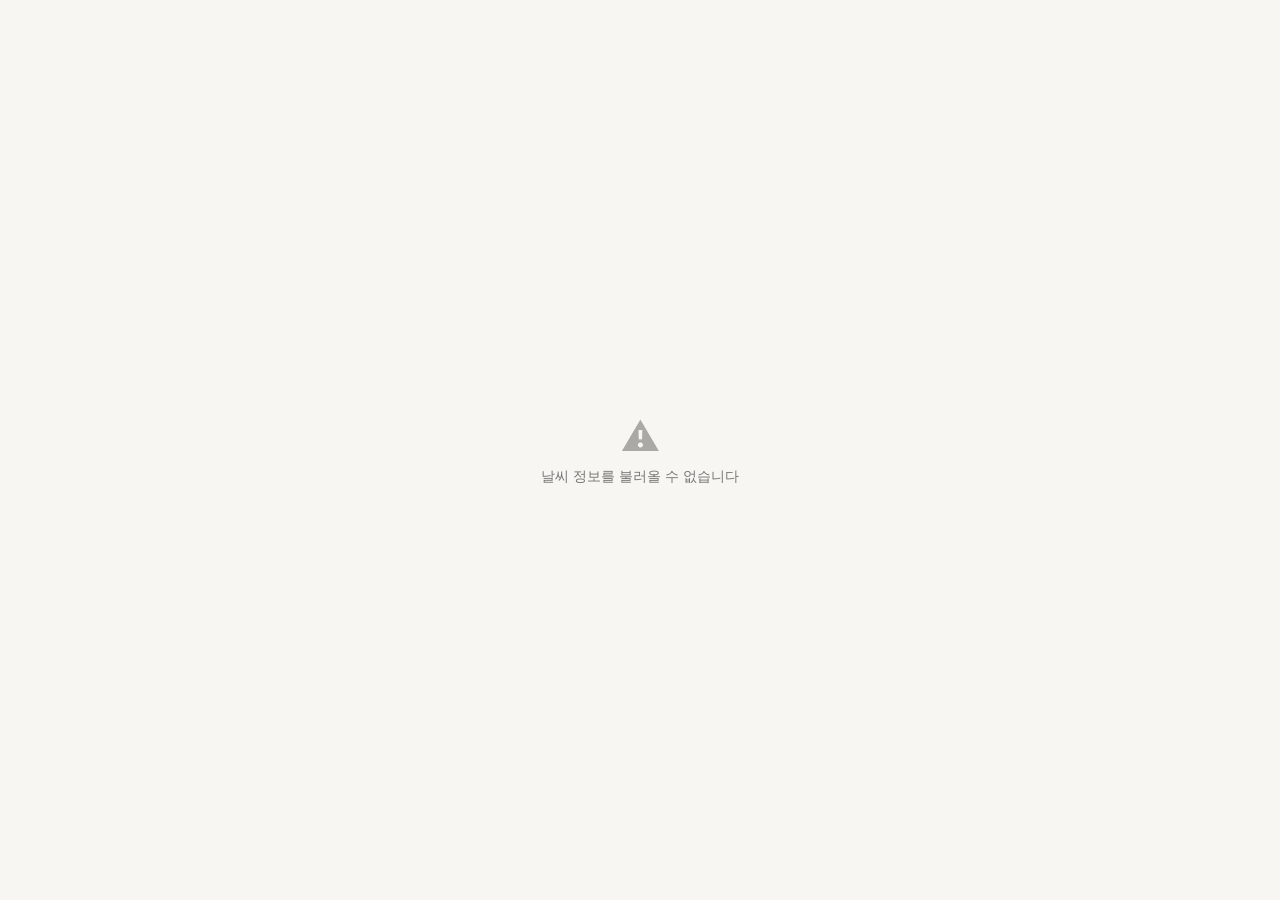
<file: widgets/weather/index.html>
<!DOCTYPE html>
<html lang="ko">
<head>
<meta charset="UTF-8">
<meta name="viewport" content="width=device-width, initial-scale=1.0">
<title>Weather Widget</title>
<style>
  @import url('https://fonts.googleapis.com/css2?family=Inter:wght@300;400;500;600;700&display=swap');
  * { margin: 0; padding: 0; box-sizing: border-box; }
  html, body { width: 100%; height: 100%; overflow: hidden; }
  body {
    display: flex; align-items: center; justify-content: center;
    font-family: 'Inter', sans-serif; padding: 20px;
  }
  body.light { background: #fff; color: #37352f; }
  body.dark { background: #191919; color: #e8e8e3; }
  body.notion { background: #f7f6f3; color: #37352f; }

  .weather { display: flex; align-items: center; gap: 18px; }

  .weather-icon { font-size: 2.8rem; line-height: 1; }

  .weather-main { }

  .weather-temp {
    font-size: 2.4rem; font-weight: 700; line-height: 1;
    letter-spacing: -0.02em;
  }

  .weather-desc {
    font-size: 0.8rem; color: #787774; margin-top: 3px; font-weight: 500;
  }
  body.dark .weather-desc { color: #ffffff5e; }

  .weather-details {
    display: flex; gap: 14px; margin-top: 8px; font-size: 0.75rem;
    color: #787774;
  }
  body.dark .weather-details { color: #ffffff5e; }

  .weather-detail {
    display: flex; align-items: center; gap: 3px;
  }

  .loading {
    color: #787774; font-size: 0.85rem;
    display: flex; align-items: center; gap: 8px;
  }
  .spinner {
    width: 14px; height: 14px; border: 2px solid #e3e3e0;
    border-top-color: #787774; border-radius: 50%;
    animation: spin 0.8s linear infinite;
  }
  body.dark .spinner { border-color: #333; border-top-color: #888; }
  @keyframes spin { to { transform: rotate(360deg); } }

  .empty {
    text-align: center; padding: 24px; color: #787774;
  }
  .empty-icon { font-size: 2.4rem; margin-bottom: 8px; display: block; opacity: 0.6; }
  .empty-text { font-size: 0.85rem; }
</style>
</head>
<body>
<script>
  const params = new URLSearchParams(location.search);
  const lat = params.get('lat') || '37.5665';
  const lon = params.get('lon') || '126.978';
  const theme = params.get('theme') || 'notion';
  const unit = params.get('unit') || 'celsius';

  document.body.classList.add(theme);

  const WMO = {
    0: { icon: '☀️', desc: '맑음' },
    1: { icon: '🌤️', desc: '대체로 맑음' },
    2: { icon: '⛅', desc: '부분적 흐림' },
    3: { icon: '☁️', desc: '흐림' },
    45: { icon: '🌫️', desc: '안개' },
    48: { icon: '🌫️', desc: '서리 안개' },
    51: { icon: '🌦️', desc: '약한 이슬비' },
    53: { icon: '🌦️', desc: '이슬비' },
    55: { icon: '🌧️', desc: '강한 이슬비' },
    61: { icon: '🌧️', desc: '약한 비' },
    63: { icon: '🌧️', desc: '비' },
    65: { icon: '🌧️', desc: '강한 비' },
    71: { icon: '🌨️', desc: '약한 눈' },
    73: { icon: '🌨️', desc: '눈' },
    75: { icon: '❄️', desc: '강한 눈' },
    80: { icon: '🌦️', desc: '약한 소나기' },
    81: { icon: '🌧️', desc: '소나기' },
    82: { icon: '⛈️', desc: '강한 소나기' },
    95: { icon: '⛈️', desc: '뇌우' },
    96: { icon: '⛈️', desc: '우박 뇌우' },
    99: { icon: '⛈️', desc: '강한 우박 뇌우' }
  };

  document.body.innerHTML = `<div class="loading"><div class="spinner"></div>날씨 정보를 불러오는 중...</div>`;

  const tempUnit = unit === 'fahrenheit' ? 'fahrenheit' : 'celsius';
  const apiURL = `https://api.open-meteo.com/v1/forecast?latitude=${lat}&longitude=${lon}&current=temperature_2m,relative_humidity_2m,weather_code,wind_speed_10m&temperature_unit=${tempUnit}`;

  fetch(apiURL)
    .then(r => r.json())
    .then(data => {
      const c = data.current;
      const info = WMO[c.weather_code] || { icon: '🌡️', desc: '알 수 없음' };
      const sym = unit === 'fahrenheit' ? '°F' : '°C';

      document.body.innerHTML = `
        <div class="weather">
          <div class="weather-icon">${info.icon}</div>
          <div class="weather-main">
            <div class="weather-temp">${Math.round(c.temperature_2m)}${sym}</div>
            <div class="weather-desc">${info.desc}</div>
            <div class="weather-details">
              <span class="weather-detail">💧 ${c.relative_humidity_2m}%</span>
              <span class="weather-detail">💨 ${c.wind_speed_10m} km/h</span>
            </div>
          </div>
        </div>
      `;
    })
    .catch(() => {
      document.body.innerHTML = `<div class="empty"><span class="empty-icon">⚠️</span><div class="empty-text">날씨 정보를 불러올 수 없습니다</div></div>`;
    });
</script>
</body>
</html>
</file>
<file: css/style.css>
@import url('https://fonts.googleapis.com/css2?family=Inter:wght@300;400;500;600;700&display=swap');

* { margin: 0; padding: 0; box-sizing: border-box; }

:root {
  --bg: #ffffff;
  --bg-secondary: #f7f6f3;
  --bg-hover: #efefef;
  --surface: #ffffff;
  --border: #e3e3e0;
  --border-light: #ebebea;
  --text: #37352f;
  --text-secondary: #787774;
  --text-tertiary: #b4b4b0;
  --accent: #2eaadc;
  --accent-bg: #d3e5ef;
  --brown: #937264;
  --brown-bg: #e9e5e3;
  --orange: #d9730d;
  --orange-bg: #fadec9;
  --yellow: #cb912f;
  --yellow-bg: #fdecc8;
  --green: #448361;
  --green-bg: #dbeddb;
  --blue: #337ea9;
  --blue-bg: #d3e5ef;
  --purple: #9065b0;
  --purple-bg: #e8deee;
  --pink: #c14c8a;
  --pink-bg: #f5e0e9;
  --red: #d44c47;
  --red-bg: #ffe2dd;
  --radius: 4px;
  --radius-lg: 8px;
  --shadow: 0 1px 3px rgba(0,0,0,0.04), 0 0 0 1px rgba(0,0,0,0.03);
  --shadow-hover: 0 4px 12px rgba(0,0,0,0.08), 0 0 0 1px rgba(0,0,0,0.04);
}

body {
  font-family: 'Inter', ui-sans-serif, -apple-system, BlinkMacSystemFont, sans-serif;
  background: var(--bg);
  color: var(--text);
  line-height: 1.6;
  min-height: 100vh;
  -webkit-font-smoothing: antialiased;
}

/* ===== Header ===== */
.header {
  max-width: 900px;
  margin: 0 auto;
  padding: 80px 24px 16px;
}

.header-emoji {
  font-size: 4rem;
  margin-bottom: 12px;
  display: block;
}

.header h1 {
  font-size: 2.5rem;
  font-weight: 700;
  color: var(--text);
  letter-spacing: -0.02em;
  margin-bottom: 8px;
}

.header p {
  color: var(--text-secondary);
  font-size: 1rem;
  line-height: 1.7;
}

/* ===== Callout (How to use) ===== */
.callout {
  max-width: 900px;
  margin: 24px auto;
  padding: 0 24px;
}

.callout-box {
  display: flex;
  gap: 12px;
  padding: 16px 18px;
  background: var(--blue-bg);
  border-radius: var(--radius);
  font-size: 0.9rem;
  line-height: 1.7;
  color: var(--text);
}

.callout-icon {
  font-size: 1.3rem;
  flex-shrink: 0;
  margin-top: 1px;
}

.callout-box ol {
  padding-left: 18px;
  margin: 0;
}

.callout-box li {
  margin-bottom: 2px;
}

.callout-box code {
  background: rgba(135,131,120,0.15);
  padding: 1px 5px;
  border-radius: 3px;
  font-size: 0.85em;
  color: var(--red);
  font-family: 'SFMono-Regular', Menlo, Consolas, monospace;
}

.callout-box strong {
  font-weight: 600;
}

/* ===== Divider ===== */
.divider {
  max-width: 900px;
  margin: 32px auto 8px;
  padding: 0 24px;
}

.divider hr {
  border: none;
  border-top: 1px solid var(--border);
}

.section-title {
  max-width: 900px;
  margin: 0 auto;
  padding: 16px 24px 20px;
  font-size: 1.5rem;
  font-weight: 600;
  color: var(--text);
  letter-spacing: -0.01em;
}

/* ===== Widget Grid ===== */
.widget-grid {
  display: grid;
  grid-template-columns: repeat(auto-fill, minmax(380px, 1fr));
  gap: 16px;
  max-width: 900px;
  margin: 0 auto;
  padding: 0 24px 80px;
}

/* ===== Widget Card ===== */
.widget-card {
  background: var(--surface);
  border: 1px solid var(--border-light);
  border-radius: var(--radius-lg);
  overflow: hidden;
  transition: box-shadow 0.2s ease;
  box-shadow: var(--shadow);
}

.widget-card:hover {
  box-shadow: var(--shadow-hover);
}

/* Card Header */
.widget-card-header {
  padding: 16px 18px 10px;
  display: flex;
  align-items: flex-start;
  gap: 10px;
}

.widget-icon {
  font-size: 1.5rem;
  width: 36px;
  height: 36px;
  display: flex;
  align-items: center;
  justify-content: center;
  border-radius: var(--radius);
  flex-shrink: 0;
}

.widget-card-header .info { flex: 1; }

.widget-card-header h3 {
  font-size: 0.95rem;
  font-weight: 600;
  color: var(--text);
  line-height: 1.3;
}

.widget-card-header .desc {
  font-size: 0.8rem;
  color: var(--text-secondary);
  margin-top: 1px;
}

.widget-tag {
  display: inline-block;
  font-size: 0.7rem;
  font-weight: 500;
  padding: 2px 7px;
  border-radius: 3px;
  margin-top: 4px;
}

.tag-media { background: var(--purple-bg); color: var(--purple); }
.tag-time { background: var(--blue-bg); color: var(--blue); }
.tag-data { background: var(--green-bg); color: var(--green); }
.tag-text { background: var(--orange-bg); color: var(--orange); }
.tag-info { background: var(--yellow-bg); color: var(--yellow); }

/* Card Preview */
.widget-preview {
  margin: 4px 18px;
  height: 150px;
  border-radius: var(--radius);
  overflow: hidden;
  background: var(--bg-secondary);
  border: 1px solid var(--border-light);
  position: relative;
}

.widget-preview iframe {
  width: 100%;
  height: 100%;
  border: none;
}

/* GIF Chips */
.gif-chips {
  display: flex;
  flex-wrap: wrap;
  gap: 6px;
}

.gif-chip {
  padding: 4px 10px;
  background: var(--bg-secondary);
  border: 1px solid var(--border);
  border-radius: 20px;
  font-size: 0.78rem;
  cursor: pointer;
  font-family: inherit;
  color: var(--text);
  transition: background 0.15s, border-color 0.15s;
}

.gif-chip:hover {
  background: var(--accent-bg);
  border-color: var(--accent);
  color: var(--blue);
}

/* Card Config Panel */
.widget-config {
  padding: 0 18px;
  max-height: 0;
  overflow: hidden;
  transition: max-height 0.3s ease, padding 0.3s ease;
}

.widget-config.active {
  max-height: 400px;
  padding: 12px 18px;
}

.config-group {
  margin-bottom: 10px;
}

.config-group label {
  display: block;
  font-size: 0.75rem;
  color: var(--text-secondary);
  margin-bottom: 3px;
  font-weight: 500;
}

.config-group input,
.config-group select {
  width: 100%;
  padding: 6px 10px;
  background: var(--bg);
  border: 1px solid var(--border);
  border-radius: var(--radius);
  color: var(--text);
  font-size: 0.85rem;
  font-family: inherit;
  outline: none;
  transition: border-color 0.15s, box-shadow 0.15s;
}

.config-group input:focus,
.config-group select:focus {
  border-color: var(--accent);
  box-shadow: 0 0 0 2px var(--accent-bg);
}

.config-group input::placeholder {
  color: var(--text-tertiary);
}

.config-group input[type="color"] {
  height: 32px;
  padding: 3px;
  cursor: pointer;
}

/* Card Actions */
.widget-actions {
  padding: 10px 18px 14px;
  display: flex;
  gap: 8px;
}

.btn {
  flex: 1;
  padding: 6px 12px;
  border: none;
  border-radius: var(--radius);
  font-size: 0.8rem;
  font-weight: 500;
  cursor: pointer;
  font-family: inherit;
  transition: background 0.15s;
  display: inline-flex;
  align-items: center;
  justify-content: center;
  gap: 5px;
}

.btn:active {
  transform: scale(0.98);
}

.btn-config {
  background: var(--bg-secondary);
  color: var(--text-secondary);
  border: 1px solid var(--border);
}

.btn-config:hover {
  background: var(--bg-hover);
}

.btn-config.active {
  background: var(--accent-bg);
  color: var(--blue);
  border-color: var(--accent);
}

.btn-copy {
  background: var(--text);
  color: #fff;
}

.btn-copy:hover {
  background: #2c2c29;
}

.btn-copy.copied {
  background: var(--green);
}

/* ===== Toast ===== */
.toast {
  position: fixed;
  bottom: 30px;
  left: 50%;
  transform: translateX(-50%) translateY(20px);
  background: var(--text);
  color: #fff;
  padding: 8px 18px;
  border-radius: var(--radius);
  font-size: 0.85rem;
  font-weight: 500;
  opacity: 0;
  transition: all 0.25s ease;
  z-index: 1000;
  pointer-events: none;
}

.toast.show {
  transform: translateX(-50%) translateY(0);
  opacity: 1;
}

/* ===== Search Button ===== */
.btn-search {
  width: 100%;
  padding: 8px 12px;
  background: var(--bg);
  border: 1px dashed var(--border);
  border-radius: var(--radius);
  color: var(--text-secondary);
  font-size: 0.85rem;
  font-family: inherit;
  cursor: pointer;
  text-align: left;
  transition: border-color 0.15s, background 0.15s;
}

.btn-search:hover {
  border-color: var(--accent);
  background: var(--accent-bg);
  color: var(--blue);
}

/* ===== Search Modal ===== */
.modal-overlay {
  position: fixed;
  top: 0; left: 0; right: 0; bottom: 0;
  background: rgba(15, 15, 15, 0.6);
  z-index: 2000;
  display: flex;
  align-items: flex-start;
  justify-content: center;
  padding-top: 8vh;
  opacity: 0;
  pointer-events: none;
  transition: opacity 0.2s ease;
}

.modal-overlay.active {
  opacity: 1;
  pointer-events: all;
}

.modal {
  width: 90%;
  max-width: 620px;
  max-height: 75vh;
  background: var(--bg);
  border-radius: 12px;
  box-shadow: 0 12px 60px rgba(0,0,0,0.25), 0 0 0 1px rgba(0,0,0,0.05);
  display: flex;
  flex-direction: column;
  overflow: hidden;
  transform: translateY(-10px);
  transition: transform 0.2s ease;
}

.modal-overlay.active .modal {
  transform: translateY(0);
}

.modal-header {
  display: flex;
  align-items: center;
  justify-content: space-between;
  padding: 16px 20px 8px;
}

.modal-header h3 {
  font-size: 1rem;
  font-weight: 600;
  color: var(--text);
}

.modal-close {
  width: 28px;
  height: 28px;
  border: none;
  background: none;
  font-size: 1.4rem;
  color: var(--text-secondary);
  cursor: pointer;
  border-radius: var(--radius);
  display: flex;
  align-items: center;
  justify-content: center;
  transition: background 0.15s;
}

.modal-close:hover {
  background: var(--bg-hover);
}

.modal-chips {
  padding: 6px 20px 12px;
  display: flex;
  flex-wrap: wrap;
  gap: 5px;
}

.cat-chip {
  padding: 5px 12px;
  background: var(--bg-secondary);
  border: 1px solid var(--border);
  border-radius: 20px;
  font-size: 0.78rem;
  cursor: pointer;
  font-family: inherit;
  color: var(--text-secondary);
  transition: all 0.15s;
}

.cat-chip:hover {
  background: var(--bg-hover);
  color: var(--text);
}

.cat-chip.active {
  background: var(--accent-bg);
  border-color: var(--accent);
  color: var(--blue);
  font-weight: 500;
}

.modal-results {
  flex: 1;
  overflow-y: auto;
  padding: 0 20px 12px;
  display: grid;
  grid-template-columns: repeat(3, 1fr);
  gap: 8px;
  align-content: start;
  min-height: 200px;
}

.gallery-item {
  border-radius: var(--radius-lg);
  overflow: hidden;
  cursor: pointer;
  aspect-ratio: 1;
  background: var(--bg-secondary);
  border: 2px solid transparent;
  transition: border-color 0.15s, transform 0.1s;
}

.gallery-item:hover {
  border-color: var(--accent);
  transform: scale(1.04);
}

.gallery-item img {
  width: 100%;
  height: 100%;
  object-fit: cover;
  display: block;
}

.modal-footer {
  padding: 10px 20px;
  border-top: 1px solid var(--border-light);
  text-align: center;
}

.giphy-credit {
  font-size: 0.75rem;
  color: var(--text-tertiary);
}

.giphy-link {
  font-size: 0.75rem;
  color: var(--blue);
  text-decoration: none;
  font-weight: 500;
}

.giphy-link:hover {
  text-decoration: underline;
}

/* ===== Footer ===== */
.footer {
  max-width: 900px;
  margin: 0 auto;
  text-align: center;
  padding: 24px 24px 40px;
  color: var(--text-tertiary);
  font-size: 0.8rem;
  border-top: 1px solid var(--border-light);
}

/* ===== Responsive ===== */
@media (max-width: 480px) {
  .header { padding: 48px 16px 12px; }
  .header h1 { font-size: 1.8rem; }
  .widget-grid { grid-template-columns: 1fr; padding: 0 16px 60px; }
  .callout { padding: 0 16px; }
}
</file>
